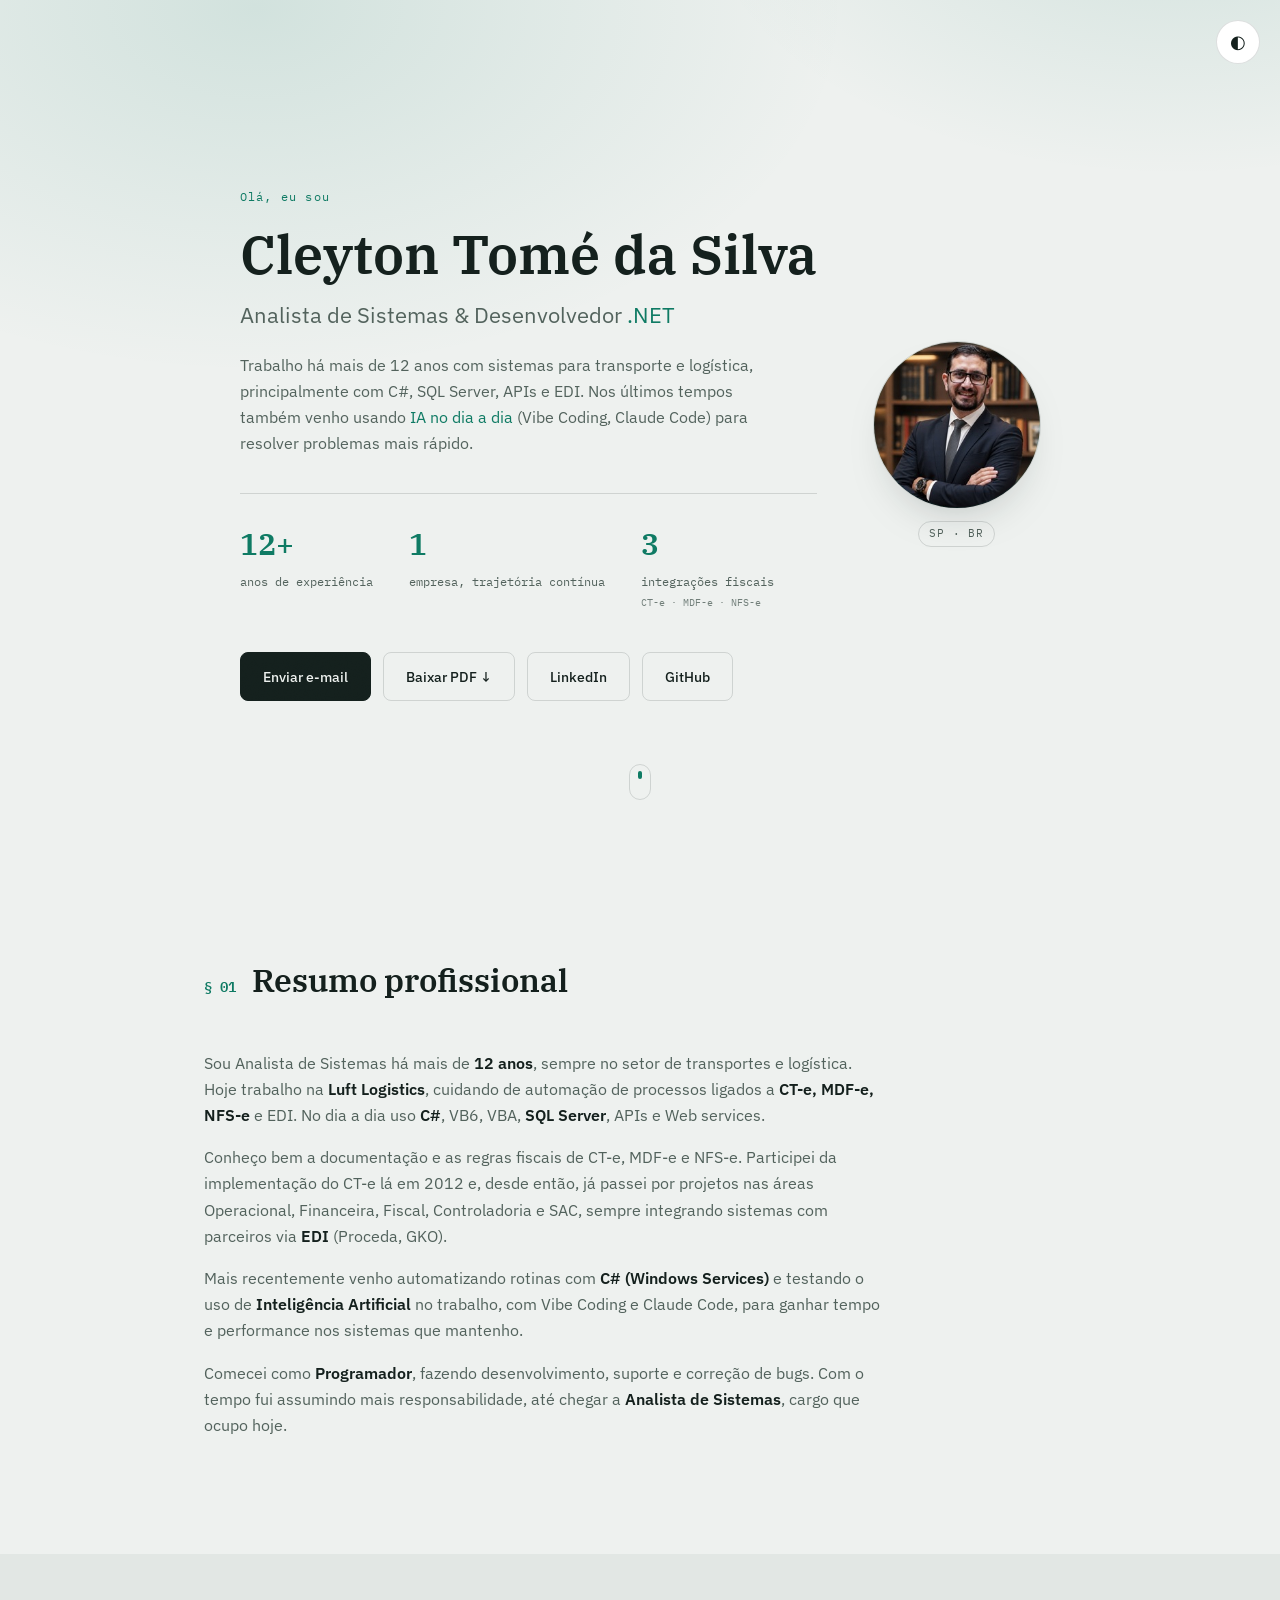
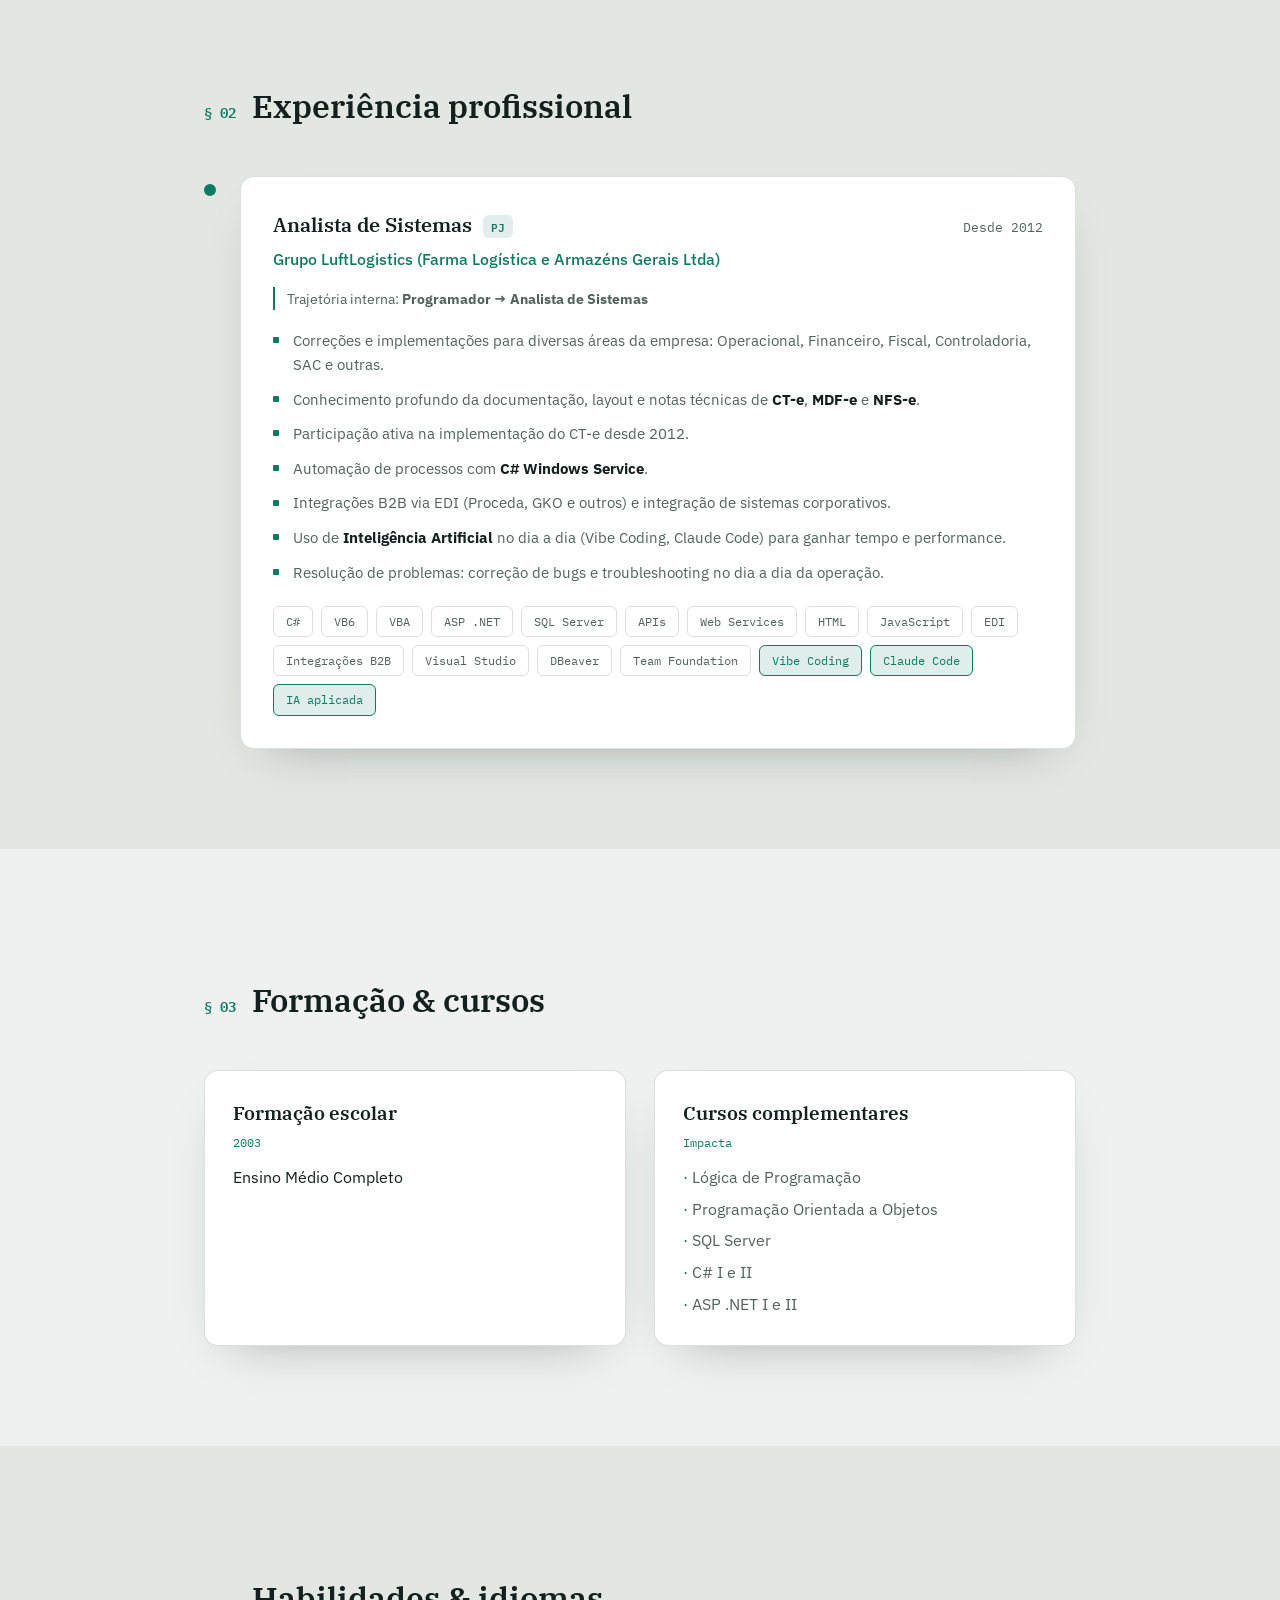
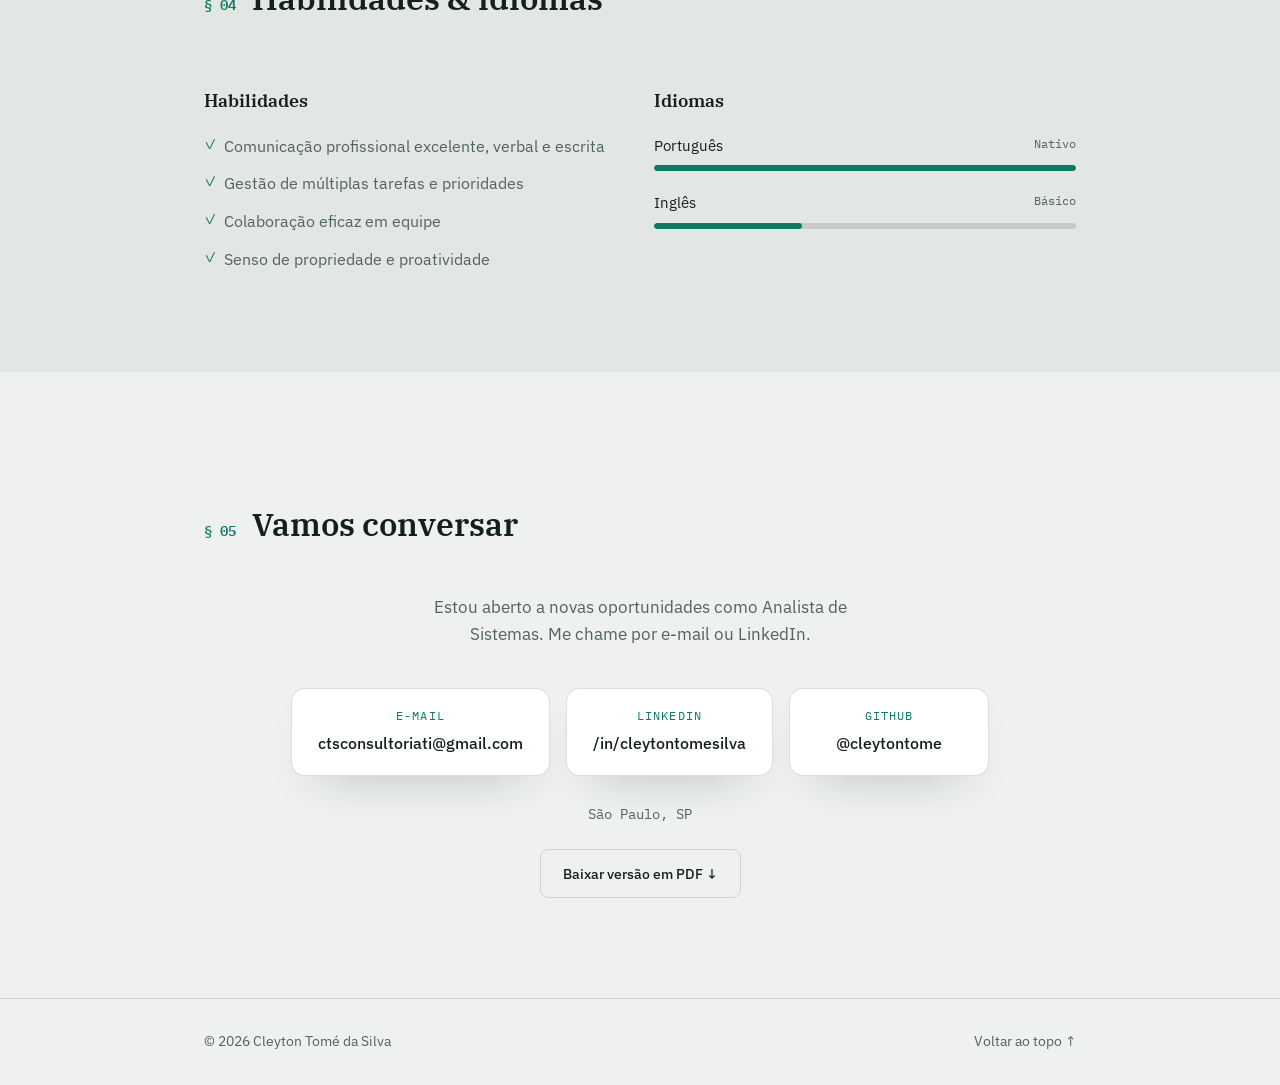
<file: index.html>
<!DOCTYPE html>
<html lang="pt-BR">
<head>
<meta charset="UTF-8">
<meta name="viewport" content="width=device-width, initial-scale=1.0">
<title>Cleyton Tomé da Silva, Analista de Sistemas e Desenvolvedor .NET</title>
<meta name="description" content="Currículo de Cleyton Tomé da Silva, Analista de Sistemas com mais de 12 anos em transportes e logística, especialista em CT-e, MDF-e, NFS-e, EDI e automação de processos com C#.">
<link rel="icon" href="data:,">
<link rel="preconnect" href="https://fonts.googleapis.com">
<link rel="preconnect" href="https://fonts.gstatic.com" crossorigin>
<link href="https://fonts.googleapis.com/css2?family=IBM+Plex+Serif:wght@500;600&family=IBM+Plex+Sans:wght@400;500;600&family=IBM+Plex+Mono:wght@400;500&display=swap" rel="stylesheet">
<link rel="stylesheet" href="assets/css/style.css">
</head>
<body>

<div class="noise"></div>

<button id="themeToggle" class="theme-toggle" aria-label="Alternar tema claro/escuro" title="Alternar tema">
  <span class="theme-toggle__icon">◐</span>
</button>

<header class="hero" id="top">
  <div class="hero__bg" aria-hidden="true"></div>
  <div class="container hero__inner">
    <div class="hero__text">
      <p class="eyebrow reveal">Olá, eu sou</p>
      <h1 class="hero__name reveal">Cleyton Tomé da Silva</h1>
      <p class="hero__role reveal">Analista de Sistemas &amp; Desenvolvedor <span class="accent">.NET</span></p>
      <p class="hero__tagline reveal">
        Trabalho há mais de 12 anos com sistemas para transporte e logística,
        principalmente com C#, SQL Server, APIs e EDI. Nos últimos tempos também
        venho usando <span class="accent">IA no dia a dia</span> (Vibe Coding, Claude Code)
        para resolver problemas mais rápido.
      </p>

      <div class="hero__stats reveal">
        <div class="stat">
          <span class="stat__value">12+</span>
          <span class="stat__label">anos de experiência</span>
        </div>
        <div class="stat">
          <span class="stat__value">1</span>
          <span class="stat__label">empresa, trajetória contínua</span>
        </div>
        <div class="stat">
          <span class="stat__value">3</span>
          <span class="stat__label">integrações fiscais<br><small>CT-e · MDF-e · NFS-e</small></span>
        </div>
      </div>

      <div class="hero__cta reveal">
        <a class="btn btn--primary" href="mailto:ctsconsultoriati@gmail.com">Enviar e-mail</a>
        <a class="btn btn--ghost" href="curriculo.html" target="_blank" rel="noopener">Baixar PDF ↓</a>
        <a class="btn btn--ghost" href="https://www.linkedin.com/in/cleytontomesilva/" target="_blank" rel="noopener">LinkedIn</a>
        <a class="btn btn--ghost" href="https://github.com/cleytontome" target="_blank" rel="noopener">GitHub</a>
      </div>
    </div>

    <div class="hero__portrait reveal" aria-hidden="false">
      <span class="hero__portrait-frame">
        <img src="assets/img/cleyton.jpg" alt="Foto de Cleyton Tomé da Silva" width="256" height="244" loading="eager">
      </span>
      <span class="hero__portrait-tag">SP · BR</span>
    </div>
  </div>
  <a class="scroll-hint" href="#sobre" aria-label="Rolar para baixo">
    <span></span>
  </a>
</header>

<main>

  <section class="section" id="sobre">
    <div class="container">
      <h2 class="section__title reveal"><span class="section__num">§ 01</span>Resumo profissional</h2>
      <div class="section__body reveal">
        <p>
          Sou Analista de Sistemas há mais de <strong>12 anos</strong>, sempre no setor de
          transportes e logística. Hoje trabalho na <strong>Luft Logistics</strong>, cuidando de
          automação de processos ligados a <strong>CT-e, MDF-e, NFS-e</strong> e EDI. No dia a dia
          uso <strong>C#</strong>, VB6, VBA, <strong>SQL Server</strong>, APIs e Web services.
        </p>
        <p>
          Conheço bem a documentação e as regras fiscais de CT-e, MDF-e e NFS-e. Participei da
          implementação do CT-e lá em 2012 e, desde então, já passei por projetos nas áreas
          Operacional, Financeira, Fiscal, Controladoria e SAC, sempre integrando sistemas com
          parceiros via <strong>EDI</strong> (Proceda, GKO).
        </p>
        <p>
          Mais recentemente venho automatizando rotinas com <strong>C# (Windows Services)</strong> e
          testando o uso de <strong>Inteligência Artificial</strong> no trabalho, com Vibe Coding e
          Claude Code, para ganhar tempo e performance nos sistemas que mantenho.
        </p>
        <p>
          Comecei como <strong>Programador</strong>, fazendo desenvolvimento, suporte e correção de
          bugs. Com o tempo fui assumindo mais responsabilidade, até chegar a
          <strong> Analista de Sistemas</strong>, cargo que ocupo hoje.
        </p>
      </div>
    </div>
  </section>

  <section class="section section--alt" id="experiencia">
    <div class="container">
      <h2 class="section__title reveal"><span class="section__num">§ 02</span>Experiência profissional</h2>

      <div class="timeline">
        <div class="timeline__item reveal">
          <div class="timeline__line">
            <span class="timeline__dot timeline__dot--active"></span>
          </div>
          <div class="timeline__content">
            <div class="timeline__header">
              <h3>Analista de Sistemas <span class="badge">PJ</span></h3>
              <span class="timeline__date">Desde 2012</span>
            </div>
            <p class="timeline__company">Grupo LuftLogistics (Farma Logística e Armazéns Gerais Ltda)</p>

            <p class="timeline__progress">
              Trajetória interna: <strong>Programador → Analista de Sistemas</strong>
            </p>

            <ul class="timeline__list">
              <li>Correções e implementações para diversas áreas da empresa: Operacional, Financeiro, Fiscal, Controladoria, SAC e outras.</li>
              <li>Conhecimento profundo da documentação, layout e notas técnicas de <strong>CT-e</strong>, <strong>MDF-e</strong> e <strong>NFS-e</strong>.</li>
              <li>Participação ativa na implementação do CT-e desde 2012.</li>
              <li>Automação de processos com <strong>C# Windows Service</strong>.</li>
              <li>Integrações B2B via EDI (Proceda, GKO e outros) e integração de sistemas corporativos.</li>
              <li>Uso de <strong>Inteligência Artificial</strong> no dia a dia (Vibe Coding, Claude Code) para ganhar tempo e performance.</li>
              <li>Resolução de problemas: correção de bugs e troubleshooting no dia a dia da operação.</li>
            </ul>

            <div class="tag-group">
              <span class="tag">C#</span>
              <span class="tag">VB6</span>
              <span class="tag">VBA</span>
              <span class="tag">ASP .NET</span>
              <span class="tag">SQL Server</span>
              <span class="tag">APIs</span>
              <span class="tag">Web Services</span>
              <span class="tag">HTML</span>
              <span class="tag">JavaScript</span>
              <span class="tag">EDI</span>
              <span class="tag">Integrações B2B</span>
              <span class="tag">Visual Studio</span>
              <span class="tag">DBeaver</span>
              <span class="tag">Team Foundation</span>
              <span class="tag tag--accent">Vibe Coding</span>
              <span class="tag tag--accent">Claude Code</span>
              <span class="tag tag--accent">IA aplicada</span>
            </div>
          </div>
        </div>
      </div>
    </div>
  </section>

  <section class="section" id="formacao">
    <div class="container">
      <h2 class="section__title reveal"><span class="section__num">§ 03</span>Formação &amp; cursos</h2>
      <div class="grid-2">
        <div class="card reveal">
          <h3>Formação escolar</h3>
          <p class="card__meta">2003</p>
          <p>Ensino Médio Completo</p>
        </div>
        <div class="card reveal">
          <h3>Cursos complementares</h3>
          <p class="card__meta">Impacta</p>
          <ul class="card__list">
            <li>Lógica de Programação</li>
            <li>Programação Orientada a Objetos</li>
            <li>SQL Server</li>
            <li>C# I e II</li>
            <li>ASP .NET I e II</li>
          </ul>
        </div>
      </div>
    </div>
  </section>

  <section class="section section--alt" id="habilidades">
    <div class="container">
      <h2 class="section__title reveal"><span class="section__num">§ 04</span>Habilidades &amp; idiomas</h2>

      <div class="grid-2">
        <div class="reveal">
          <h3 class="subtitle">Habilidades</h3>
          <ul class="skill-list">
            <li>Comunicação profissional excelente, verbal e escrita</li>
            <li>Gestão de múltiplas tarefas e prioridades</li>
            <li>Colaboração eficaz em equipe</li>
            <li>Senso de propriedade e proatividade</li>
          </ul>
        </div>

        <div class="reveal">
          <h3 class="subtitle">Idiomas</h3>
          <div class="lang">
            <div class="lang__row">
              <span>Português</span><span class="lang__level">Nativo</span>
            </div>
            <div class="bar"><div class="bar__fill" style="--level: 100%"></div></div>
          </div>
          <div class="lang">
            <div class="lang__row">
              <span>Inglês</span><span class="lang__level">Básico</span>
            </div>
            <div class="bar"><div class="bar__fill" style="--level: 35%"></div></div>
          </div>
        </div>
      </div>
    </div>
  </section>

  <section class="section" id="contato">
    <div class="container contact">
      <h2 class="section__title reveal"><span class="section__num">§ 05</span>Vamos conversar</h2>
      <p class="contact__text reveal">
        Estou aberto a novas oportunidades como Analista de Sistemas. Me chame
        por e-mail ou LinkedIn.
      </p>
      <div class="contact__links reveal">
        <a class="contact__card" href="mailto:ctsconsultoriati@gmail.com">
          <span class="contact__label">E-mail</span>
          <span class="contact__value">ctsconsultoriati@gmail.com</span>
        </a>
        <a class="contact__card" href="https://www.linkedin.com/in/cleytontomesilva/" target="_blank" rel="noopener">
          <span class="contact__label">LinkedIn</span>
          <span class="contact__value">/in/cleytontomesilva</span>
        </a>
        <a class="contact__card" href="https://github.com/cleytontome" target="_blank" rel="noopener">
          <span class="contact__label">GitHub</span>
          <span class="contact__value">@cleytontome</span>
        </a>
      </div>
      <p class="contact__location reveal">São Paulo, SP</p>
      <a class="btn btn--ghost reveal" href="curriculo.html" target="_blank" rel="noopener">Baixar versão em PDF ↓</a>
    </div>
  </section>

</main>

<footer class="footer">
  <div class="container footer__inner">
    <span>© <span id="year"></span> Cleyton Tomé da Silva</span>
    <a href="#top">Voltar ao topo ↑</a>
  </div>
</footer>

<script src="assets/js/main.js"></script>
</body>
</html>
</file>
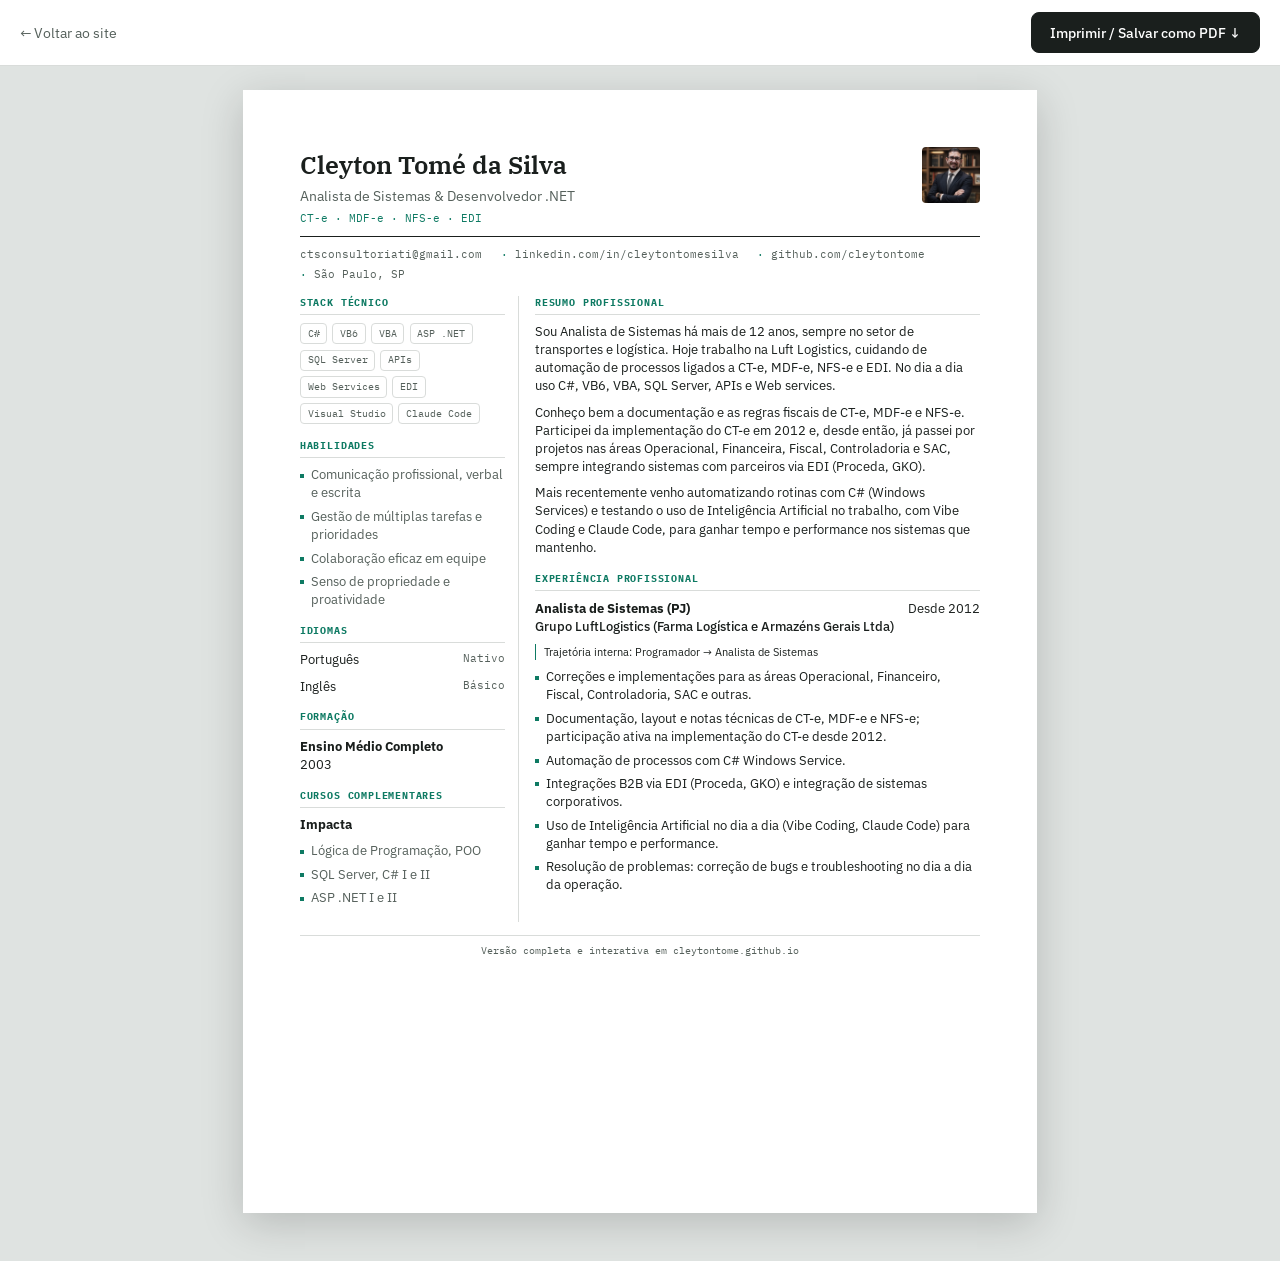
<file: curriculo.html>
<!DOCTYPE html>
<html lang="pt-BR">
<head>
<meta charset="UTF-8">
<meta name="viewport" content="width=device-width, initial-scale=1.0">
<title>Cleyton Tomé da Silva, Currículo (PDF)</title>
<meta name="description" content="Currículo de Cleyton Tomé da Silva em formato A4, pronto para impressão ou exportação em PDF.">
<link rel="icon" href="data:,">
<link rel="preconnect" href="https://fonts.googleapis.com">
<link rel="preconnect" href="https://fonts.gstatic.com" crossorigin>
<link href="https://fonts.googleapis.com/css2?family=IBM+Plex+Serif:wght@500;600&family=IBM+Plex+Sans:wght@400;500;600&family=IBM+Plex+Mono:wght@400;500&display=swap" rel="stylesheet">
<link rel="stylesheet" href="assets/css/print.css">
</head>
<body>

<div class="toolbar no-print">
  <a class="toolbar__back" href="index.html">← Voltar ao site</a>
  <button class="toolbar__print" id="printBtn" type="button">Imprimir / Salvar como PDF ↓</button>
</div>

<article class="page">

  <div class="pdf-header">
    <div>
      <h1>Cleyton Tomé da Silva</h1>
      <p class="pdf-role">Analista de Sistemas &amp; Desenvolvedor .NET</p>
      <p class="pdf-keywords">CT-e · MDF-e · NFS-e · EDI</p>
    </div>
    <img class="pdf-photo" src="assets/img/cleyton.jpg" alt="Foto de Cleyton Tomé da Silva" width="72" height="69">
  </div>

  <ul class="pdf-contact">
    <li>ctsconsultoriati@gmail.com</li>
    <li>linkedin.com/in/cleytontomesilva</li>
    <li>github.com/cleytontome</li>
    <li>São Paulo, SP</li>
  </ul>

  <div class="pdf-body">
    <aside class="pdf-side">

      <section class="pdf-block">
        <h2>Stack técnico</h2>
        <ul class="pdf-chips">
          <li>C#</li><li>VB6</li><li>VBA</li><li>ASP .NET</li>
          <li>SQL Server</li><li>APIs</li><li>Web Services</li>
          <li>EDI</li><li>Visual Studio</li><li>Claude Code</li>
        </ul>
      </section>

      <section class="pdf-block">
        <h2>Habilidades</h2>
        <ul class="pdf-list">
          <li>Comunicação profissional, verbal e escrita</li>
          <li>Gestão de múltiplas tarefas e prioridades</li>
          <li>Colaboração eficaz em equipe</li>
          <li>Senso de propriedade e proatividade</li>
        </ul>
      </section>

      <section class="pdf-block">
        <h2>Idiomas</h2>
        <p class="pdf-lang"><span>Português</span><span>Nativo</span></p>
        <p class="pdf-lang"><span>Inglês</span><span>Básico</span></p>
      </section>

      <section class="pdf-block">
        <h2>Formação</h2>
        <p class="pdf-list-item"><strong>Ensino Médio Completo</strong><br>2003</p>
      </section>

      <section class="pdf-block">
        <h2>Cursos complementares</h2>
        <p class="pdf-list-item"><strong>Impacta</strong></p>
        <ul class="pdf-list">
          <li>Lógica de Programação, POO</li>
          <li>SQL Server, C# I e II</li>
          <li>ASP .NET I e II</li>
        </ul>
      </section>

    </aside>

    <main class="pdf-main">

      <section class="pdf-block">
        <h2>Resumo profissional</h2>
        <p>
          Sou Analista de Sistemas há mais de 12 anos, sempre no setor de
          transportes e logística. Hoje trabalho na Luft Logistics, cuidando de
          automação de processos ligados a CT-e, MDF-e, NFS-e e EDI. No dia a
          dia uso C#, VB6, VBA, SQL Server, APIs e Web services.
        </p>
        <p>
          Conheço bem a documentação e as regras fiscais de CT-e, MDF-e e
          NFS-e. Participei da implementação do CT-e em 2012 e, desde então,
          já passei por projetos nas áreas Operacional, Financeira, Fiscal,
          Controladoria e SAC, sempre integrando sistemas com parceiros via
          EDI (Proceda, GKO).
        </p>
        <p>
          Mais recentemente venho automatizando rotinas com C# (Windows
          Services) e testando o uso de Inteligência Artificial no trabalho,
          com Vibe Coding e Claude Code, para ganhar tempo e performance nos
          sistemas que mantenho.
        </p>
      </section>

      <section class="pdf-block">
        <h2>Experiência profissional</h2>
        <div class="pdf-job">
          <div class="pdf-job__head">
            <strong>Analista de Sistemas (PJ)</strong>
            <span>Desde 2012</span>
          </div>
          <p class="pdf-job__company">Grupo LuftLogistics (Farma Logística e Armazéns Gerais Ltda)</p>
          <p class="pdf-job__progress">Trajetória interna: Programador → Analista de Sistemas</p>
          <ul class="pdf-list">
            <li>Correções e implementações para as áreas Operacional, Financeiro, Fiscal, Controladoria, SAC e outras.</li>
            <li>Documentação, layout e notas técnicas de CT-e, MDF-e e NFS-e; participação ativa na implementação do CT-e desde 2012.</li>
            <li>Automação de processos com C# Windows Service.</li>
            <li>Integrações B2B via EDI (Proceda, GKO) e integração de sistemas corporativos.</li>
            <li>Uso de Inteligência Artificial no dia a dia (Vibe Coding, Claude Code) para ganhar tempo e performance.</li>
            <li>Resolução de problemas: correção de bugs e troubleshooting no dia a dia da operação.</li>
          </ul>
        </div>
      </section>

    </main>
  </div>

  <p class="pdf-footnote">Versão completa e interativa em cleytontome.github.io</p>
</article>

<script>
  document.getElementById("printBtn").addEventListener("click", () => window.print());
</script>
</body>
</html>
</file>
<file: assets/css/style.css>
/* ---------- Design tokens ---------- */
/*
  Palette concept: "registro" — a technical record/manifest, not a mood board.
  Cool paper + graphite ink, one signal accent (validation teal — the color
  of a cleared shipment / accepted fiscal document), IBM Plex trio for type
  (a family literally built for enterprise software, fitting a systems analyst).
*/
:root {
  --bg: #eef1ef;
  --bg-alt: #e2e7e4;
  --ink: #14201d;
  --ink-soft: #52625c;
  --line: rgba(20, 32, 29, 0.14);
  --accent: #0e7a63;
  --accent-soft: #0e7a6320;
  --card-bg: #ffffff;
  --shadow: 0 20px 50px -30px rgba(20, 32, 29, 0.4);

  --font-display: "IBM Plex Serif", "Iowan Old Style", serif;
  --font-body: "IBM Plex Sans", -apple-system, BlinkMacSystemFont, "Segoe UI", sans-serif;
  --font-mono: "IBM Plex Mono", "SFMono-Regular", Consolas, monospace;

  color-scheme: light;
}

:root[data-theme="dark"] {
  --bg: #121615;
  --bg-alt: #191e1c;
  --ink: #eaf2ef;
  --ink-soft: #9fb0a9;
  --line: rgba(234, 242, 239, 0.13);
  --accent: #3fd6ae;
  --accent-soft: #3fd6ae1f;
  --card-bg: #1a201e;
  --shadow: 0 20px 50px -25px rgba(0, 0, 0, 0.6);
  color-scheme: dark;
}

@media (prefers-color-scheme: dark) {
  :root:not([data-theme="light"]) {
    --bg: #121615;
    --bg-alt: #191e1c;
    --ink: #eaf2ef;
    --ink-soft: #9fb0a9;
    --line: rgba(234, 242, 239, 0.13);
    --accent: #3fd6ae;
    --accent-soft: #3fd6ae1f;
    --card-bg: #1a201e;
    --shadow: 0 20px 50px -25px rgba(0, 0, 0, 0.6);
    color-scheme: dark;
  }
}

/* ---------- Reset ---------- */
* { box-sizing: border-box; }
html { scroll-behavior: smooth; }

body {
  margin: 0;
  background: var(--bg);
  color: var(--ink);
  font-family: var(--font-body);
  line-height: 1.6;
  -webkit-font-smoothing: antialiased;
  transition: background 0.4s ease, color 0.4s ease;
  overflow-x: hidden;
}

a { color: inherit; text-decoration: none; }
ul { padding: 0; margin: 0; list-style: none; }
p { margin: 0 0 1em; }

.container {
  max-width: 920px;
  margin: 0 auto;
  padding: 0 24px;
}

.accent { color: var(--accent); }

:focus-visible {
  outline: 2px solid var(--accent);
  outline-offset: 3px;
  border-radius: 4px;
}

/* subtle grain overlay for texture */
.noise {
  position: fixed;
  inset: 0;
  pointer-events: none;
  z-index: 999;
  opacity: 0.03;
  mix-blend-mode: overlay;
  background-image: url("data:image/svg+xml,%3Csvg xmlns='http://www.w3.org/2000/svg' width='120' height='120'%3E%3Cfilter id='n'%3E%3CfeTurbulence type='fractalNoise' baseFrequency='0.9' numOctaves='2' stitchTiles='stitch'/%3E%3C/filter%3E%3Crect width='100%25' height='100%25' filter='url(%23n)'/%3E%3C/svg%3E");
}

/* ---------- Theme toggle ---------- */
.theme-toggle {
  position: fixed;
  top: 20px;
  right: 20px;
  z-index: 1000;
  width: 44px;
  height: 44px;
  border-radius: 50%;
  border: 1px solid var(--line);
  background: var(--card-bg);
  color: var(--ink);
  font-size: 18px;
  cursor: pointer;
  display: flex;
  align-items: center;
  justify-content: center;
  box-shadow: var(--shadow);
  transition: transform 0.25s ease, background 0.4s ease;
}
.theme-toggle:hover { transform: scale(1.08) rotate(15deg); }

/* ---------- Hero ---------- */
.hero {
  position: relative;
  min-height: 92vh;
  display: flex;
  flex-direction: column;
  justify-content: center;
  padding: 120px 0 60px;
  overflow: hidden;
}

.hero__bg {
  position: absolute;
  inset: -20% -10% auto -10%;
  height: 140%;
  background: radial-gradient(55% 45% at 25% 15%, var(--accent-soft), transparent 70%),
              radial-gradient(45% 35% at 85% 5%, var(--accent-soft), transparent 70%);
  z-index: -1;
}

.hero__inner {
  display: grid;
  grid-template-columns: 1fr auto;
  gap: 56px;
  align-items: center;
}

@media (max-width: 760px) {
  .hero__inner {
    grid-template-columns: 1fr;
    text-align: left;
  }
  .hero__portrait { order: -1; margin-bottom: 8px; }
}

.eyebrow {
  font-family: var(--font-mono);
  letter-spacing: 0.1em;
  font-size: 0.78rem;
  color: var(--accent);
  margin-bottom: 18px;
}

.hero__name {
  font-family: var(--font-display);
  font-weight: 600;
  font-size: clamp(2.1rem, 5.4vw, 3.4rem);
  line-height: 1.08;
  margin: 0 0 14px;
  text-wrap: balance;
}

.hero__role {
  font-size: clamp(1.05rem, 2.2vw, 1.35rem);
  color: var(--ink-soft);
  margin-bottom: 20px;
}

.hero__tagline {
  max-width: 540px;
  font-size: 1.02rem;
  color: var(--ink-soft);
  margin-bottom: 36px;
}

.hero__stats {
  display: flex;
  gap: 36px;
  flex-wrap: wrap;
  margin-bottom: 40px;
  padding-top: 26px;
  border-top: 1px solid var(--line);
}

.stat { display: flex; flex-direction: column; gap: 4px; }
.stat__value {
  font-family: var(--font-display);
  font-weight: 600;
  font-size: 1.9rem;
  color: var(--accent);
  font-variant-numeric: tabular-nums;
}
.stat__label {
  font-size: 0.78rem;
  color: var(--ink-soft);
  font-family: var(--font-mono);
}
.stat__label small { opacity: 0.8; }

.hero__cta { display: flex; gap: 12px; flex-wrap: wrap; }

.btn {
  padding: 12px 22px;
  border-radius: 8px;
  font-size: 0.9rem;
  font-weight: 500;
  font-family: var(--font-body);
  border: 1px solid var(--line);
  transition: all 0.25s ease;
  display: inline-block;
  cursor: pointer;
  background: transparent;
  color: var(--ink);
}
.btn--primary {
  background: var(--ink);
  color: var(--bg);
  border-color: var(--ink);
}
.btn--primary:hover { opacity: 0.85; transform: translateY(-2px); }
.btn--ghost { background: transparent; }
.btn--ghost:hover {
  border-color: var(--accent);
  color: var(--accent);
  transform: translateY(-2px);
}

/* ---------- Portrait ---------- */
.hero__portrait {
  position: relative;
  display: flex;
  flex-direction: column;
  align-items: center;
  gap: 12px;
  justify-self: center;
}

.hero__portrait-frame {
  position: relative;
  width: 168px;
  height: 168px;
  border-radius: 50%;
  overflow: hidden;
  border: 1px solid var(--line);
  box-shadow: var(--shadow);
  display: block;
}
.hero__portrait-frame::after {
  content: "";
  position: absolute;
  inset: 0;
  border-radius: 50%;
  box-shadow: inset 0 0 0 1px var(--accent-soft);
}
.hero__portrait-frame img {
  width: 100%;
  height: 100%;
  object-fit: cover;
  display: block;
  filter: saturate(0.94);
}

.hero__portrait-tag {
  font-family: var(--font-mono);
  font-size: 0.68rem;
  letter-spacing: 0.08em;
  color: var(--ink-soft);
  border: 1px solid var(--line);
  padding: 3px 10px;
  border-radius: 20px;
}

.scroll-hint {
  position: absolute;
  bottom: 28px;
  left: 50%;
  transform: translateX(-50%);
  width: 22px;
  height: 36px;
  border: 1px solid var(--line);
  border-radius: 20px;
  display: flex;
  justify-content: center;
  padding-top: 6px;
}
.scroll-hint span {
  width: 4px;
  height: 8px;
  background: var(--accent);
  border-radius: 2px;
  animation: scrollDown 1.6s ease-in-out infinite;
}
@keyframes scrollDown {
  0% { transform: translateY(0); opacity: 1; }
  100% { transform: translateY(10px); opacity: 0; }
}

/* ---------- Sections ---------- */
.section { padding: 100px 0; }
.section--alt { background: var(--bg-alt); }

.section__title {
  font-family: var(--font-display);
  font-weight: 600;
  font-size: clamp(1.5rem, 3.2vw, 2rem);
  display: flex;
  align-items: baseline;
  gap: 16px;
  margin-bottom: 44px;
  text-wrap: balance;
}
.section__num {
  font-family: var(--font-mono);
  font-size: 0.85rem;
  color: var(--accent);
}

.section__body p { max-width: 680px; color: var(--ink-soft); font-size: 1.02rem; }
.section__body strong { color: var(--ink); font-weight: 600; }

/* ---------- Timeline ---------- */
.timeline__item { display: flex; gap: 24px; }
.timeline__line {
  display: flex;
  flex-direction: column;
  align-items: center;
  padding-top: 8px;
}
.timeline__dot {
  width: 12px;
  height: 12px;
  border-radius: 50%;
  border: 2px solid var(--accent);
  background: var(--bg);
  flex-shrink: 0;
}
.timeline__dot--active { background: var(--accent); }

.timeline__content {
  background: var(--card-bg);
  border: 1px solid var(--line);
  border-radius: 14px;
  padding: 32px;
  box-shadow: var(--shadow);
  flex: 1;
}

.timeline__header {
  display: flex;
  justify-content: space-between;
  align-items: baseline;
  flex-wrap: wrap;
  gap: 8px;
  margin-bottom: 6px;
}
.timeline__header h3 {
  font-family: var(--font-display);
  font-size: 1.25rem;
  margin: 0;
  font-weight: 600;
}
.badge {
  font-family: var(--font-mono);
  font-size: 0.68rem;
  background: var(--accent-soft);
  color: var(--accent);
  padding: 2px 8px;
  border-radius: 6px;
  margin-left: 6px;
  vertical-align: middle;
}
.timeline__date {
  font-family: var(--font-mono);
  font-size: 0.82rem;
  color: var(--ink-soft);
  font-variant-numeric: tabular-nums;
}
.timeline__company {
  color: var(--accent);
  font-weight: 500;
  margin-bottom: 14px;
}
.timeline__progress {
  font-size: 0.9rem;
  color: var(--ink-soft);
  border-left: 2px solid var(--accent);
  padding-left: 12px;
  margin-bottom: 18px;
}

.timeline__list { display: flex; flex-direction: column; gap: 10px; margin-bottom: 22px; }
.timeline__list li {
  position: relative;
  padding-left: 20px;
  color: var(--ink-soft);
  font-size: 0.96rem;
}
.timeline__list li::before {
  content: "";
  position: absolute;
  left: 0;
  top: 0.6em;
  width: 6px;
  height: 6px;
  border-radius: 1px;
  background: var(--accent);
}
.timeline__list strong { color: var(--ink); }

.tag-group { display: flex; flex-wrap: wrap; gap: 8px; }
.tag {
  font-family: var(--font-mono);
  font-size: 0.75rem;
  padding: 5px 12px;
  border-radius: 6px;
  border: 1px solid var(--line);
  color: var(--ink-soft);
}
.tag--accent {
  border-color: var(--accent);
  color: var(--accent);
  background: var(--accent-soft);
}

/* ---------- Grid / cards ---------- */
.grid-2 {
  display: grid;
  grid-template-columns: repeat(2, 1fr);
  gap: 28px;
}
@media (max-width: 640px) {
  .grid-2 { grid-template-columns: 1fr; }
}

.card {
  background: var(--card-bg);
  border: 1px solid var(--line);
  border-radius: 14px;
  padding: 28px;
  box-shadow: var(--shadow);
}
.card h3 {
  font-family: var(--font-display);
  font-weight: 600;
  margin: 0 0 4px;
}
.card__meta {
  font-family: var(--font-mono);
  font-size: 0.78rem;
  color: var(--accent);
  margin-bottom: 12px;
}
.card__list { display: flex; flex-direction: column; gap: 6px; color: var(--ink-soft); }
.card__list li::before { content: "· "; color: var(--accent); }

.subtitle {
  font-family: var(--font-display);
  font-weight: 600;
  font-size: 1.15rem;
  margin-bottom: 18px;
}

.skill-list { display: flex; flex-direction: column; gap: 12px; }
.skill-list li {
  padding-left: 20px;
  position: relative;
  color: var(--ink-soft);
}
.skill-list li::before {
  content: "✓";
  position: absolute;
  left: 0;
  color: var(--accent);
  font-size: 0.85em;
}

.lang { margin-bottom: 20px; }
.lang__row {
  display: flex;
  justify-content: space-between;
  margin-bottom: 8px;
  font-size: 0.92rem;
}
.lang__level { color: var(--ink-soft); font-family: var(--font-mono); font-size: 0.78rem; }
.bar {
  height: 6px;
  background: var(--line);
  border-radius: 10px;
  overflow: hidden;
}
.bar__fill {
  height: 100%;
  width: 0;
  background: var(--accent);
  border-radius: 10px;
  transition: width 1.2s cubic-bezier(0.16, 1, 0.3, 1);
}
.bar__fill.in-view { width: var(--level); }

/* ---------- Contact ---------- */
.contact { text-align: center; }
.contact__text {
  max-width: 480px;
  margin: 0 auto 40px;
  color: var(--ink-soft);
  font-size: 1.05rem;
}
.contact__links {
  display: flex;
  justify-content: center;
  gap: 16px;
  flex-wrap: wrap;
  margin-bottom: 28px;
}
.contact__card {
  background: var(--card-bg);
  border: 1px solid var(--line);
  border-radius: 14px;
  padding: 18px 26px;
  min-width: 200px;
  box-shadow: var(--shadow);
  transition: transform 0.25s ease, border-color 0.25s ease;
}
.contact__card:hover {
  transform: translateY(-4px);
  border-color: var(--accent);
}
.contact__label {
  display: block;
  font-family: var(--font-mono);
  font-size: 0.72rem;
  color: var(--accent);
  text-transform: uppercase;
  letter-spacing: 0.1em;
  margin-bottom: 6px;
}
.contact__value { font-weight: 500; }
.contact__location {
  color: var(--ink-soft);
  font-family: var(--font-mono);
  font-size: 0.85rem;
  margin-bottom: 24px;
}

/* ---------- Footer ---------- */
.footer { padding: 32px 0; border-top: 1px solid var(--line); }
.footer__inner {
  display: flex;
  justify-content: space-between;
  color: var(--ink-soft);
  font-size: 0.85rem;
  flex-wrap: wrap;
  gap: 10px;
}
.footer__inner a:hover { color: var(--accent); }

/* ---------- Reveal on scroll ---------- */
.reveal {
  opacity: 0;
  transform: translateY(18px);
  transition: opacity 0.7s ease, transform 0.7s ease;
}
.reveal.in-view { opacity: 1; transform: translateY(0); }

@media (prefers-reduced-motion: reduce) {
  .reveal, .bar__fill { transition: none; opacity: 1; transform: none; }
  .scroll-hint span { animation: none; }
}
</file>
<file: assets/css/print.css>
/*
  Standalone A4 résumé page (curriculo.html).
  Independent of the main site's theme — fixed light palette,
  fixed pt sizes, built to look right both as an on-screen A4
  preview and as the actual printed/exported PDF page.
*/

:root {
  --ink: #1a1f1d;
  --soft: #55605b;
  --line: #d9dcda;
  --accent: #0e7a63;
  --paper: #ffffff;
  --backdrop: #dfe3e1;

  --font-display: "IBM Plex Serif", "Iowan Old Style", serif;
  --font-body: "IBM Plex Sans", -apple-system, BlinkMacSystemFont, "Segoe UI", sans-serif;
  --font-mono: "IBM Plex Mono", "SFMono-Regular", Consolas, monospace;
}

* { box-sizing: border-box; }

html, body {
  margin: 0;
  background: var(--backdrop);
  color: var(--ink);
  font-family: var(--font-body);
}

/* ---------- On-screen toolbar (never printed) ---------- */
.toolbar {
  position: sticky;
  top: 0;
  z-index: 10;
  display: flex;
  justify-content: space-between;
  align-items: center;
  gap: 12px;
  padding: 12px 20px;
  background: var(--paper);
  border-bottom: 1px solid var(--line);
}
.toolbar__back {
  color: var(--soft);
  text-decoration: none;
  font-size: 0.9rem;
}
.toolbar__back:hover { color: var(--accent); }
.toolbar__print {
  padding: 10px 18px;
  border-radius: 8px;
  border: 1px solid var(--ink);
  background: var(--ink);
  color: var(--paper);
  font-family: var(--font-body);
  font-size: 0.9rem;
  font-weight: 500;
  cursor: pointer;
}
.toolbar__print:hover { opacity: 0.85; }

/* ---------- A4 page preview ---------- */
.page {
  width: 210mm;
  min-height: 297mm;
  margin: 24px auto 48px;
  padding: 15mm 15mm 12mm;
  background: var(--paper);
  box-shadow: 0 10px 40px rgba(0, 0, 0, 0.18);
  font-size: 9.6pt;
  line-height: 1.42;
}

@media print {
  @page { size: A4; margin: 13mm 15mm; }

  html, body { background: #fff; }
  .no-print { display: none !important; }

  .page {
    width: auto;
    min-height: 0;
    margin: 0;
    padding: 0;
    box-shadow: none;
  }
}

/* ---------- Résumé content ---------- */
.pdf-header {
  display: flex;
  justify-content: space-between;
  align-items: flex-start;
  gap: 14pt;
  padding-bottom: 8pt;
  border-bottom: 1.4pt solid var(--ink);
}

.pdf-header h1 {
  font-family: var(--font-display);
  font-weight: 600;
  font-size: 19pt;
  margin: 0 0 3pt;
  color: var(--ink);
}
.pdf-role {
  font-size: 10.5pt;
  color: var(--soft);
  margin: 0 0 3pt;
}
.pdf-keywords {
  font-family: var(--font-mono);
  font-size: 8pt;
  color: var(--accent);
  margin: 0;
}

.pdf-photo {
  width: 44pt;
  height: 42pt;
  object-fit: cover;
  border-radius: 3pt;
  filter: grayscale(0.15) saturate(0.9);
}

.pdf-contact {
  display: flex;
  flex-wrap: wrap;
  gap: 4pt 14pt;
  list-style: none;
  margin: 7pt 0 0;
  padding: 0;
  font-family: var(--font-mono);
  font-size: 8pt;
  color: var(--soft);
}
.pdf-contact li::before { content: "· "; color: var(--accent); }
.pdf-contact li:first-child::before { content: ""; }

.pdf-body {
  display: grid;
  grid-template-columns: 58mm 1fr;
  gap: 0 12pt;
  margin-top: 10pt;
}

.pdf-side { border-right: 0.75pt solid var(--line); padding-right: 10pt; }

.pdf-block { margin-bottom: 11pt; break-inside: avoid; }
.pdf-block h2 {
  font-family: var(--font-mono);
  font-size: 7.6pt;
  text-transform: uppercase;
  letter-spacing: 0.08em;
  color: var(--accent);
  border-bottom: 0.75pt solid var(--line);
  padding-bottom: 3pt;
  margin: 0 0 6pt;
}
.pdf-block p { margin: 0 0 6pt; color: var(--ink); }
.pdf-block p:last-child { margin-bottom: 0; }

.pdf-list { list-style: none; margin: 0; padding: 0; }
.pdf-list li {
  position: relative;
  padding-left: 8pt;
  margin-bottom: 4pt;
  color: var(--ink);
}
.pdf-list li::before {
  content: "";
  position: absolute;
  left: 0;
  top: 5.5pt;
  width: 3pt;
  height: 3pt;
  background: var(--accent);
}
.pdf-side .pdf-list li { color: var(--soft); }

.pdf-chips { list-style: none; margin: 0; padding: 0; display: flex; flex-wrap: wrap; gap: 4pt; }
.pdf-chips li {
  font-family: var(--font-mono);
  font-size: 7.4pt;
  border: 0.75pt solid var(--line);
  color: var(--soft);
  padding: 2pt 5pt;
  border-radius: 3pt;
}

.pdf-lang {
  display: flex;
  justify-content: space-between;
  margin: 0 0 4pt;
  color: var(--ink);
}
.pdf-lang span:last-child { color: var(--soft); font-family: var(--font-mono); font-size: 8pt; }

.pdf-list-item { margin: 0 0 4pt; color: var(--ink); }

.pdf-job__head {
  display: flex;
  justify-content: space-between;
  align-items: baseline;
  font-size: 10pt;
}
.pdf-job__company { color: var(--accent); margin: 1pt 0 4pt; font-weight: 500; }
.pdf-job__progress {
  color: var(--soft);
  font-size: 8.6pt;
  margin: 0 0 6pt;
  border-left: 1.4pt solid var(--accent);
  padding-left: 6pt;
}

.pdf-footnote {
  margin-top: 10pt;
  padding-top: 6pt;
  border-top: 0.75pt solid var(--line);
  font-family: var(--font-mono);
  font-size: 7.4pt;
  color: var(--soft);
  text-align: center;
}
</file>
